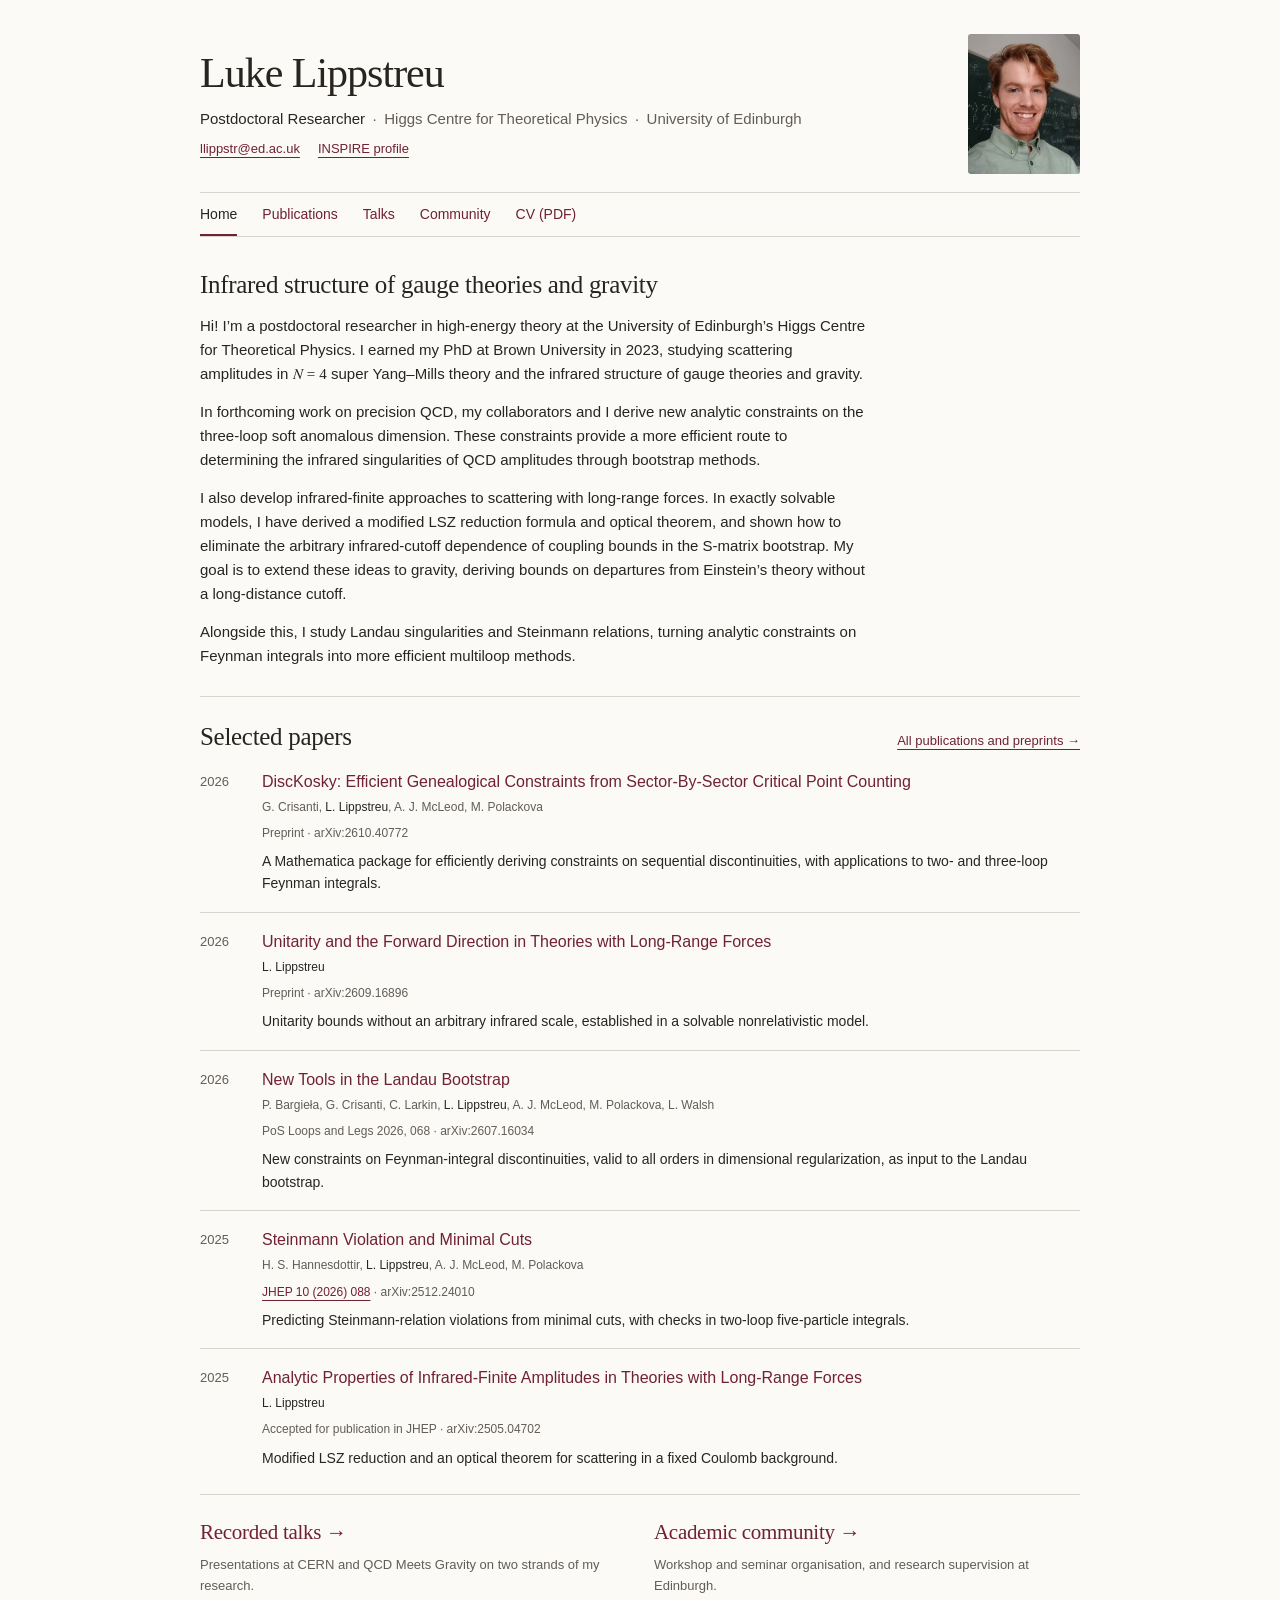
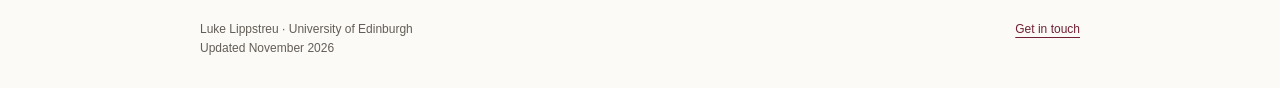
<file: index.html>
<!doctype html>
<html lang="en">
<head>
  <meta charset="utf-8">
  <meta name="viewport" content="width=device-width, initial-scale=1">
  <meta name="color-scheme" content="light dark">
  <meta name="description" content="Luke Lippstreu, theoretical physicist at the Higgs Centre, University of Edinburgh. Research on scattering amplitudes, long-range forces and the analytic structure of Feynman integrals.">
  <meta name="author" content="Luke Lippstreu">
  <link rel="canonical" href="https://lukelippstreu.github.io/">
  <meta property="og:url" content="https://lukelippstreu.github.io/">
  <meta property="og:type" content="website">
  <meta property="og:title" content="Luke Lippstreu | Theoretical Physics">
  <meta property="og:description" content="Luke Lippstreu, theoretical physicist at the Higgs Centre, University of Edinburgh. Research on scattering amplitudes, long-range forces and the analytic structure of Feynman integrals.">
  <title>Luke Lippstreu | Theoretical Physics</title>
  <link rel="stylesheet" href="styles.css?v=profile">
</head>
<body>
<a class="skip-link" href="#main">Skip to content</a>
<div id="luke-site" aria-label="Luke Lippstreu">
  <div class="luke-inner">
    <header class="luke-header">
      <div class="luke-profile">
        <div>
          <a class="luke-brand" href="index.html">Luke Lippstreu</a>
          <p class="luke-byline"><span>Postdoctoral Researcher</span><span>Higgs Centre for Theoretical Physics</span><span>University of Edinburgh</span></p>
          <div class="luke-contact">
            <a href="mailto:llippstr@ed.ac.uk">llippstr@ed.ac.uk</a>
            <a href="https://inspirehep.net/authors/1744394" target="_blank" rel="noopener noreferrer">INSPIRE profile</a>
          </div>
        </div>
        <figure class="luke-portrait">
          <img src="luke-lippstreu.jpeg" alt="Luke Lippstreu smiling in front of a chalkboard" width="960" height="1280">
        </figure>
      </div>
      <nav aria-label="Main navigation">
        <a href="index.html" aria-current="page">Home</a>
        <a href="publications.html">Publications</a>
        <a href="talks.html">Talks</a>
        <a href="community.html">Community</a>
        <a href="luke-lippstreu-cv.pdf">CV (PDF)</a>
      </nav>
    </header>
    <main id="main">
      <section class="luke-introduction" id="luke-research" aria-labelledby="luke-research-title">
        <h1 id="luke-research-title" class="luke-research-heading">Infrared structure of gauge theories and gravity</h1>
        <p class="luke-intro-copy">Hi! I’m a postdoctoral researcher in high-energy theory at the University of Edinburgh’s Higgs Centre for Theoretical Physics. I earned my PhD at Brown University in 2023, studying scattering amplitudes in <math aria-label="N equals four"><mi mathvariant="script">N</mi><mo>=</mo><mn>4</mn></math> super Yang–Mills theory and the infrared structure of gauge theories and gravity.</p>
        <p class="luke-intro-copy">In forthcoming work on precision QCD, my collaborators and I derive new analytic constraints on the three-loop soft anomalous dimension. These constraints provide a more efficient route to determining the infrared singularities of QCD amplitudes through bootstrap methods.</p>
        <p class="luke-intro-copy">I also develop infrared-finite approaches to scattering with long-range forces. In exactly solvable models, I have derived a modified LSZ reduction formula and optical theorem, and shown how to eliminate the arbitrary infrared-cutoff dependence of coupling bounds in the S-matrix bootstrap. My goal is to extend these ideas to gravity, deriving bounds on departures from Einstein’s theory without a long-distance cutoff.</p>
        <p class="luke-intro-copy">Alongside this, I study Landau singularities and Steinmann relations, turning analytic constraints on Feynman integrals into more efficient multiloop methods.</p>
      </section>
      <section class="luke-selected-papers" id="luke-papers" aria-labelledby="luke-selected-title">
        <div class="luke-page-heading">
          <h2 id="luke-selected-title">Selected papers</h2>
          <a href="publications.html">All publications and preprints →</a>
        </div>
        <ul class="luke-papers">
          <li>
            <span class="luke-year">2026</span>
            <div>
              <h3><a href="https://arxiv.org/abs/2610.40772" target="_blank" rel="noopener noreferrer">DiscKosky: Efficient Genealogical Constraints from Sector-By-Sector Critical Point Counting</a></h3>
              <p class="luke-authors">G. Crisanti, <strong>L. Lippstreu</strong>, A. J. McLeod, M. Polackova</p>
              <p class="luke-publication-meta">Preprint · arXiv:2610.40772</p>
              <p class="luke-paper-description">A Mathematica package for efficiently deriving constraints on sequential discontinuities, with applications to two- and three-loop Feynman integrals.</p>
            </div>
          </li>
          <li>
            <span class="luke-year">2026</span>
            <div>
              <h3><a href="https://arxiv.org/abs/2609.16896" target="_blank" rel="noopener noreferrer">Unitarity and the Forward Direction in Theories with Long-Range Forces</a></h3>
              <p class="luke-authors"><strong>L. Lippstreu</strong></p>
              <p class="luke-publication-meta">Preprint · arXiv:2609.16896</p>
              <p class="luke-paper-description">Unitarity bounds without an arbitrary infrared scale, established in a solvable nonrelativistic model.</p>
            </div>
          </li>
          <li>
            <span class="luke-year">2026</span>
            <div>
              <h3><a href="https://arxiv.org/abs/2607.16034" target="_blank" rel="noopener noreferrer">New Tools in the Landau Bootstrap</a></h3>
              <p class="luke-authors">P. Bargieła, G. Crisanti, C. Larkin, <strong>L. Lippstreu</strong>, A. J. McLeod, M. Polackova, L. Walsh</p>
              <p class="luke-publication-meta">PoS Loops and Legs 2026, 068 · arXiv:2607.16034</p>
              <p class="luke-paper-description">New constraints on Feynman-integral discontinuities, valid to all orders in dimensional regularization, as input to the Landau bootstrap.</p>
            </div>
          </li>
          <li>
            <span class="luke-year">2025</span>
            <div>
              <h3><a href="https://arxiv.org/abs/2512.24010" target="_blank" rel="noopener noreferrer">Steinmann Violation and Minimal Cuts</a></h3>
              <p class="luke-authors">H. S. Hannesdottir, <strong>L. Lippstreu</strong>, A. J. McLeod, M. Polackova</p>
              <p class="luke-publication-meta"><a href="https://doi.org/10.1007/JHEP10(2026)088" target="_blank" rel="noopener noreferrer">JHEP 10 (2026) 088</a> · arXiv:2512.24010</p>
              <p class="luke-paper-description">Predicting Steinmann-relation violations from minimal cuts, with checks in two-loop five-particle integrals.</p>
            </div>
          </li>
          <li>
            <span class="luke-year">2025</span>
            <div>
              <h3><a href="https://arxiv.org/abs/2505.04702" target="_blank" rel="noopener noreferrer">Analytic Properties of Infrared-Finite Amplitudes in Theories with Long-Range Forces</a></h3>
              <p class="luke-authors"><strong>L. Lippstreu</strong></p>
              <p class="luke-publication-meta">Accepted for publication in JHEP · arXiv:2505.04702</p>
              <p class="luke-paper-description">Modified LSZ reduction and an optical theorem for scattering in a fixed Coulomb background.</p>
            </div>
          </li>
        </ul>
      </section>
      <div class="luke-home-links" aria-label="Explore my work">
        <section id="luke-talks">
          <h2><a href="talks.html">Recorded talks →</a></h2>
          <p>Presentations at CERN and QCD Meets Gravity on two strands of my research.</p>
        </section>
        <section id="luke-community">
          <h2><a href="community.html">Academic community →</a></h2>
          <p>Workshop and seminar organisation, and research supervision at Edinburgh.</p>
        </section>
      </div>
    </main>
    <footer class="luke-footer-end">
      <span>Luke Lippstreu · University of Edinburgh<br>Updated November 2026</span>
      <a href="mailto:llippstr@ed.ac.uk">Get in touch</a>
    </footer>
  </div>
</div>
</body>
</html>
</file>
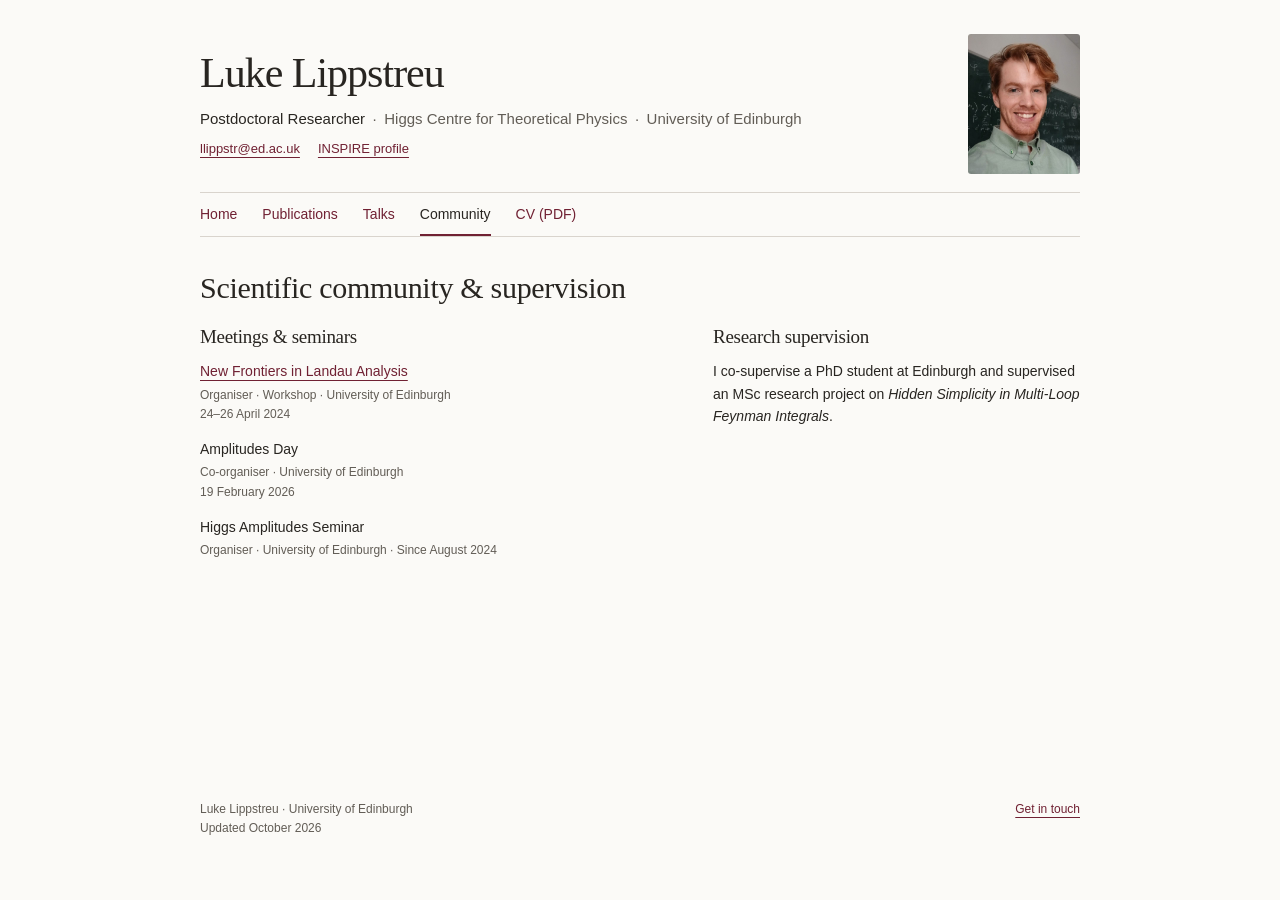
<file: community.html>
<!doctype html>
<html lang="en">
<head>
  <meta charset="utf-8">
  <meta name="viewport" content="width=device-width, initial-scale=1">
  <meta name="color-scheme" content="light dark">
  <meta name="description" content="Luke Lippstreu’s scientific meeting and seminar organisation, including New Frontiers in Landau Analysis and Amplitudes Day, and research supervision.">
  <meta name="author" content="Luke Lippstreu">
  <link rel="canonical" href="https://lukelippstreu.github.io/community.html">
  <meta property="og:url" content="https://lukelippstreu.github.io/community.html">
  <meta property="og:type" content="website">
  <meta property="og:title" content="Academic community and supervision | Luke Lippstreu">
  <meta property="og:description" content="Luke Lippstreu’s scientific meeting and seminar organisation, including New Frontiers in Landau Analysis and Amplitudes Day, and research supervision.">
  <title>Academic community and supervision | Luke Lippstreu</title>
  <link rel="stylesheet" href="styles.css?v=profile">
</head>
<body>
<a class="skip-link" href="#main">Skip to content</a>
<div id="luke-site" aria-label="Luke Lippstreu">
  <div class="luke-inner">
    <header class="luke-header">
      <div class="luke-profile">
        <div>
          <a class="luke-brand" href="index.html">Luke Lippstreu</a>
          <p class="luke-byline"><span>Postdoctoral Researcher</span><span>Higgs Centre for Theoretical Physics</span><span>University of Edinburgh</span></p>
          <div class="luke-contact">
            <a href="mailto:llippstr@ed.ac.uk">llippstr@ed.ac.uk</a>
            <a href="https://inspirehep.net/authors/1744394" target="_blank" rel="noopener noreferrer">INSPIRE profile</a>
          </div>
        </div>
        <figure class="luke-portrait">
          <img src="luke-lippstreu.jpeg" alt="Luke Lippstreu smiling in front of a chalkboard" width="960" height="1280">
        </figure>
      </div>
      <nav aria-label="Main navigation">
        <a href="index.html">Home</a>
        <a href="publications.html">Publications</a>
        <a href="talks.html">Talks</a>
        <a href="community.html" aria-current="page">Community</a>
        <a href="luke-lippstreu-cv.pdf">CV (PDF)</a>
      </nav>
    </header>
    <main id="main" class="luke-page">
      <section id="luke-community" aria-labelledby="luke-community-title">
        <div class="luke-page-heading">
          <h1 id="luke-community-title">Scientific community &amp; supervision</h1>
        </div>
        <div class="luke-community-grid">
          <div>
            <h2>Meetings &amp; seminars</h2>
            <ul class="luke-service">
              <li><a href="https://indico.ph.ed.ac.uk/event/276/overview" target="_blank" rel="noopener noreferrer">New Frontiers in Landau Analysis</a><span class="luke-service-meta">Organiser · Workshop · University of Edinburgh<br>24–26 April 2024</span></li>
              <li>Amplitudes Day<span class="luke-service-meta">Co-organiser · University of Edinburgh<br>19 February 2026</span></li>
              <li>Higgs Amplitudes Seminar<span class="luke-service-meta">Organiser · University of Edinburgh · Since August 2024</span></li>
            </ul>
          </div>
          <div>
            <h2>Research supervision</h2>
            <p class="luke-supervision">I co-supervise a PhD student at Edinburgh and supervised an MSc research project on <em>Hidden Simplicity in Multi-Loop Feynman Integrals</em>.</p>
          </div>
        </div>
      </section>
    </main>
    <footer class="luke-footer-end">
      <span>Luke Lippstreu · University of Edinburgh<br>Updated October 2026</span>
      <a href="mailto:llippstr@ed.ac.uk">Get in touch</a>
    </footer>
  </div>
</div>
</body>
</html>
</file>
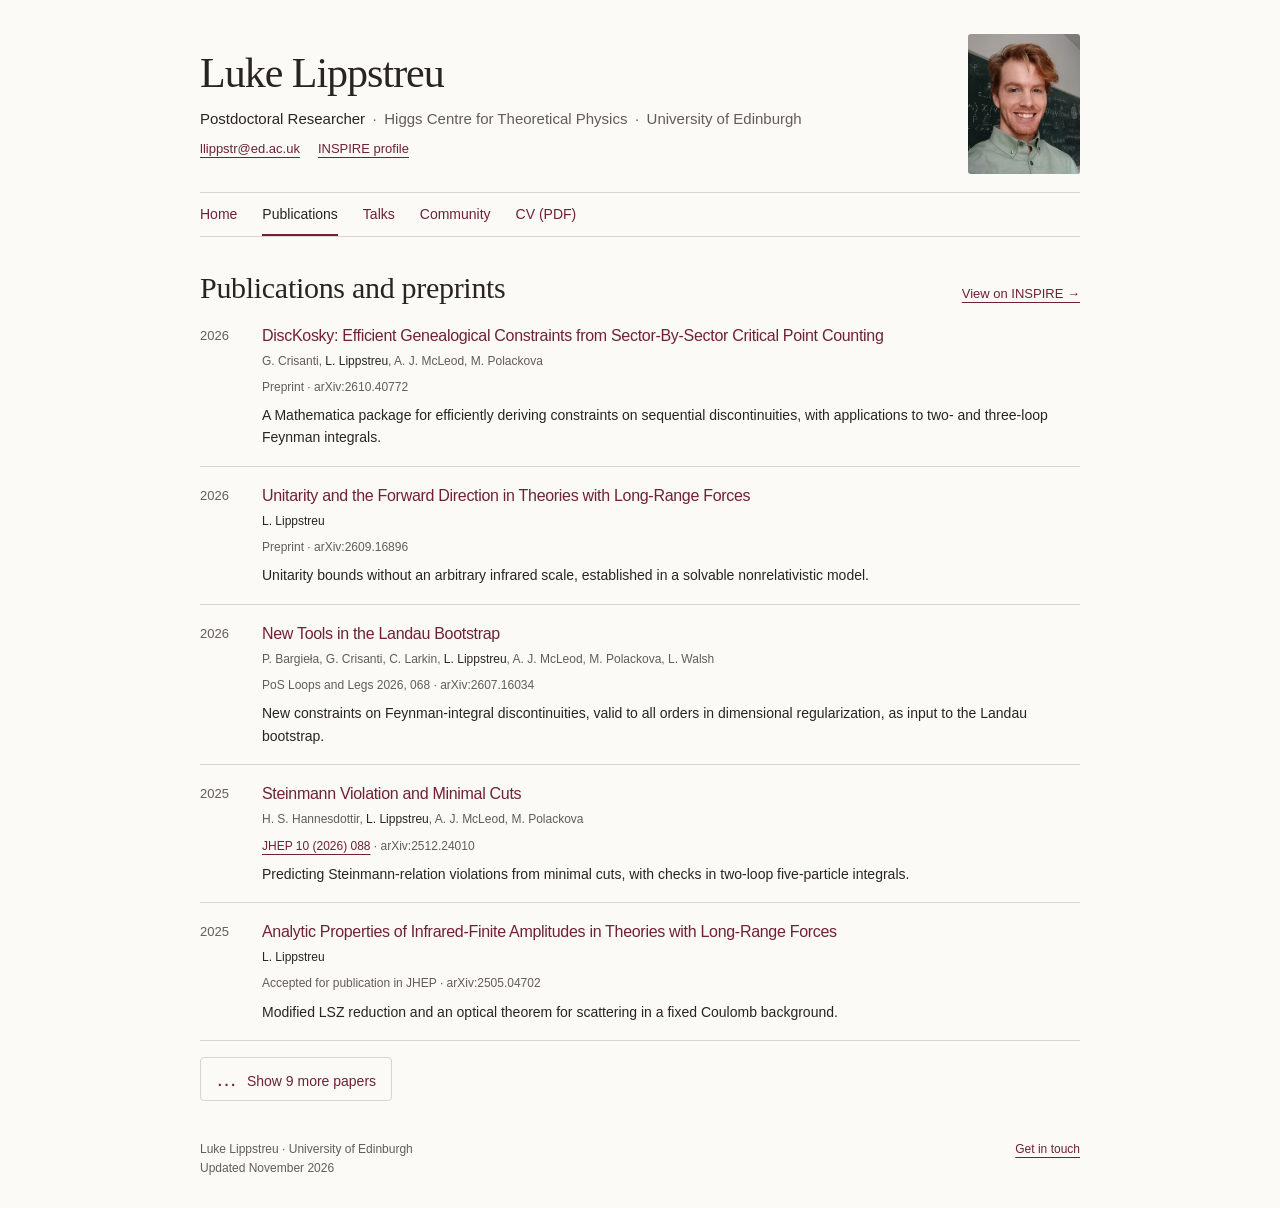
<file: publications.html>
<!doctype html>
<html lang="en">
<head>
  <meta charset="utf-8">
  <meta name="viewport" content="width=device-width, initial-scale=1">
  <meta name="color-scheme" content="light dark">
  <meta name="description" content="Papers and preprints by Luke Lippstreu on scattering amplitudes, long-range forces, Feynman integrals and celestial holography.">
  <meta name="author" content="Luke Lippstreu">
  <link rel="canonical" href="https://lukelippstreu.github.io/publications.html">
  <meta property="og:url" content="https://lukelippstreu.github.io/publications.html">
  <meta property="og:type" content="website">
  <meta property="og:title" content="Publications and preprints | Luke Lippstreu">
  <meta property="og:description" content="Papers and preprints by Luke Lippstreu on scattering amplitudes, long-range forces, Feynman integrals and celestial holography.">
  <title>Publications and preprints | Luke Lippstreu</title>
  <link rel="stylesheet" href="styles.css?v=profile">
</head>
<body>
<a class="skip-link" href="#main">Skip to content</a>
<div id="luke-site" aria-label="Luke Lippstreu">
  <div class="luke-inner">
    <header class="luke-header">
      <div class="luke-profile">
        <div>
          <a class="luke-brand" href="index.html">Luke Lippstreu</a>
          <p class="luke-byline"><span>Postdoctoral Researcher</span><span>Higgs Centre for Theoretical Physics</span><span>University of Edinburgh</span></p>
          <div class="luke-contact">
            <a href="mailto:llippstr@ed.ac.uk">llippstr@ed.ac.uk</a>
            <a href="https://inspirehep.net/authors/1744394" target="_blank" rel="noopener noreferrer">INSPIRE profile</a>
          </div>
        </div>
        <figure class="luke-portrait">
          <img src="luke-lippstreu.jpeg" alt="Luke Lippstreu smiling in front of a chalkboard" width="960" height="1280">
        </figure>
      </div>
      <nav aria-label="Main navigation">
        <a href="index.html">Home</a>
        <a href="publications.html" aria-current="page">Publications</a>
        <a href="talks.html">Talks</a>
        <a href="community.html">Community</a>
        <a href="luke-lippstreu-cv.pdf">CV (PDF)</a>
      </nav>
    </header>
    <main id="main" class="luke-page">
      <section aria-labelledby="luke-papers-title">
        <div class="luke-page-heading">
          <h1 id="luke-papers-title">Publications and preprints</h1>
          <a href="https://inspirehep.net/authors/1744394" target="_blank" rel="noopener noreferrer">View on INSPIRE →</a>
        </div>
        <ol class="luke-papers">
          <li>
            <span class="luke-year">2026</span>
            <div>
              <h2><a href="https://arxiv.org/abs/2610.40772" target="_blank" rel="noopener noreferrer">DiscKosky: Efficient Genealogical Constraints from Sector-By-Sector Critical Point Counting</a></h2>
              <p class="luke-authors">G. Crisanti, <strong>L. Lippstreu</strong>, A. J. McLeod, M. Polackova</p>
              <p class="luke-publication-meta">Preprint · arXiv:2610.40772</p>
              <p class="luke-paper-description">A Mathematica package for efficiently deriving constraints on sequential discontinuities, with applications to two- and three-loop Feynman integrals.</p>
            </div>
          </li>
          <li>
            <span class="luke-year">2026</span>
            <div>
              <h2><a href="https://arxiv.org/abs/2609.16896" target="_blank" rel="noopener noreferrer">Unitarity and the Forward Direction in Theories with Long-Range Forces</a></h2>
              <p class="luke-authors"><strong>L. Lippstreu</strong></p>
              <p class="luke-publication-meta">Preprint · arXiv:2609.16896</p>
              <p class="luke-paper-description">Unitarity bounds without an arbitrary infrared scale, established in a solvable nonrelativistic model.</p>
            </div>
          </li>
          <li>
            <span class="luke-year">2026</span>
            <div>
              <h2><a href="https://arxiv.org/abs/2607.16034" target="_blank" rel="noopener noreferrer">New Tools in the Landau Bootstrap</a></h2>
              <p class="luke-authors">P. Bargieła, G. Crisanti, C. Larkin, <strong>L. Lippstreu</strong>, A. J. McLeod, M. Polackova, L. Walsh</p>
              <p class="luke-publication-meta">PoS Loops and Legs 2026, 068 · arXiv:2607.16034</p>
              <p class="luke-paper-description">New constraints on Feynman-integral discontinuities, valid to all orders in dimensional regularization, as input to the Landau bootstrap.</p>
            </div>
          </li>
          <li>
            <span class="luke-year">2025</span>
            <div>
              <h2><a href="https://arxiv.org/abs/2512.24010" target="_blank" rel="noopener noreferrer">Steinmann Violation and Minimal Cuts</a></h2>
              <p class="luke-authors">H. S. Hannesdottir, <strong>L. Lippstreu</strong>, A. J. McLeod, M. Polackova</p>
              <p class="luke-publication-meta"><a href="https://doi.org/10.1007/JHEP10(2026)088" target="_blank" rel="noopener noreferrer">JHEP 10 (2026) 088</a> · arXiv:2512.24010</p>
              <p class="luke-paper-description">Predicting Steinmann-relation violations from minimal cuts, with checks in two-loop five-particle integrals.</p>
            </div>
          </li>
          <li>
            <span class="luke-year">2025</span>
            <div>
              <h2><a href="https://arxiv.org/abs/2505.04702" target="_blank" rel="noopener noreferrer">Analytic Properties of Infrared-Finite Amplitudes in Theories with Long-Range Forces</a></h2>
              <p class="luke-authors"><strong>L. Lippstreu</strong></p>
              <p class="luke-publication-meta">Accepted for publication in JHEP · arXiv:2505.04702</p>
              <p class="luke-paper-description">Modified LSZ reduction and an optical theorem for scattering in a fixed Coulomb background.</p>
            </div>
          </li>
        </ol>
        <details class="luke-more-papers">
          <summary>
            <span class="luke-when-closed"><span class="luke-ellipsis" aria-hidden="true">…</span> Show 9 more papers</span>
            <span class="luke-when-open">Show fewer papers ↑</span>
          </summary>
          <ol class="luke-papers" start="6">
          <li>
            <span class="luke-year">2024</span>
            <div>
              <h2><a href="https://arxiv.org/abs/2406.05943" target="_blank" rel="noopener noreferrer">Minimal Cuts and Genealogical Constraints on Feynman Integrals</a></h2>
              <p class="luke-authors">H. S. Hannesdottir, <strong>L. Lippstreu</strong>, A. J. McLeod, M. Polackova</p>
              <p class="luke-publication-meta">Preprint · arXiv:2406.05943</p>
              <p class="luke-paper-description">Constraints on sequential discontinuities that go beyond the extended Steinmann relations.</p>
            </div>
          </li>
          <li>
            <span class="luke-year">2023</span>
            <div>
              <h2><a href="https://arxiv.org/abs/2312.08455" target="_blank" rel="noopener noreferrer">A Perturbation Theory for the Coulomb-Phase Infrared Divergence</a></h2>
              <p class="luke-authors"><strong>L. Lippstreu</strong></p>
              <p class="luke-publication-meta">Under review at JHEP · arXiv:2312.08455</p>
            </div>
          </li>
          <li>
            <span class="luke-year">2023</span>
            <div>
              <h2><a href="https://arxiv.org/abs/2305.17069" target="_blank" rel="noopener noreferrer">Landau Singularities of the 7-Point Ziggurat II</a></h2>
              <p class="luke-authors"><strong>L. Lippstreu</strong>, M. Spradlin, A. Y. Srikant, A. Volovich</p>
              <p class="luke-publication-meta">JHEP 01 (2024) 069 · arXiv:2305.17069</p>
            </div>
          </li>
          <li>
            <span class="luke-year">2022</span>
            <div>
              <h2><a href="https://arxiv.org/abs/2211.16425" target="_blank" rel="noopener noreferrer">Landau Singularities of the 7-Point Ziggurat I</a></h2>
              <p class="luke-authors"><strong>L. Lippstreu</strong>, M. Spradlin, A. Volovich</p>
              <p class="luke-publication-meta">JHEP 07 (2024) 024 · arXiv:2211.16425</p>
            </div>
          </li>
          <li>
            <span class="luke-year">2022</span>
            <div>
              <h2><a href="https://arxiv.org/abs/2208.14416" target="_blank" rel="noopener noreferrer">Loop-Level Gluon OPEs in Celestial Holography</a></h2>
              <p class="luke-authors">R. Bhardwaj, <strong>L. Lippstreu</strong>, L. Ren, M. Spradlin, A. Y. Srikant, A. Volovich</p>
              <p class="luke-publication-meta">JHEP 11 (2022) 171 · arXiv:2208.14416</p>
            </div>
          </li>
          <li>
            <span class="luke-year">2022</span>
            <div>
              <h2><a href="https://arxiv.org/abs/2208.02727" target="_blank" rel="noopener noreferrer">Angular Momentum of the Asymptotic Electromagnetic Field in the Classical Scattering of Charged Particles</a></h2>
              <p class="luke-authors">R. Bhardwaj, <strong>L. Lippstreu</strong></p>
              <p class="luke-publication-meta">Preprint · arXiv:2208.02727</p>
            </div>
          </li>
          <li>
            <span class="luke-year">2022</span>
            <div>
              <h2><a href="https://arxiv.org/abs/2203.04255" target="_blank" rel="noopener noreferrer">Four-Point Correlators of Light-Ray Operators in CCFT</a></h2>
              <p class="luke-authors">Y. Hu, <strong>L. Lippstreu</strong>, M. Spradlin, A. Y. Srikant, A. Volovich</p>
              <p class="luke-publication-meta">JHEP 07 (2022) 104 · arXiv:2203.04255</p>
            </div>
          </li>
          <li>
            <span class="luke-year">2021</span>
            <div>
              <h2><a href="https://arxiv.org/abs/2106.00084" target="_blank" rel="noopener noreferrer">Zwanziger’s Pairwise Little Group on the Celestial Sphere</a></h2>
              <p class="luke-authors"><strong>L. Lippstreu</strong></p>
              <p class="luke-publication-meta">JHEP 11 (2021) 051 · arXiv:2106.00084</p>
            </div>
          </li>
          <li>
            <span class="luke-year">2019</span>
            <div>
              <h2><a href="https://arxiv.org/abs/1906.11034" target="_blank" rel="noopener noreferrer">Weak Separation, Positivity and Extremal Yangian Invariants</a></h2>
              <p class="luke-authors"><strong>L. Lippstreu</strong>, J. Mago, M. Spradlin, A. Volovich</p>
              <p class="luke-publication-meta">JHEP 09 (2019) 093 · arXiv:1906.11034</p>
            </div>
          </li>
          </ol>
        </details>
      </section>
    </main>
    <footer class="luke-footer-end">
      <span>Luke Lippstreu · University of Edinburgh<br>Updated November 2026</span>
      <a href="mailto:llippstr@ed.ac.uk">Get in touch</a>
    </footer>
  </div>
</div>
</body>
</html>
</file>
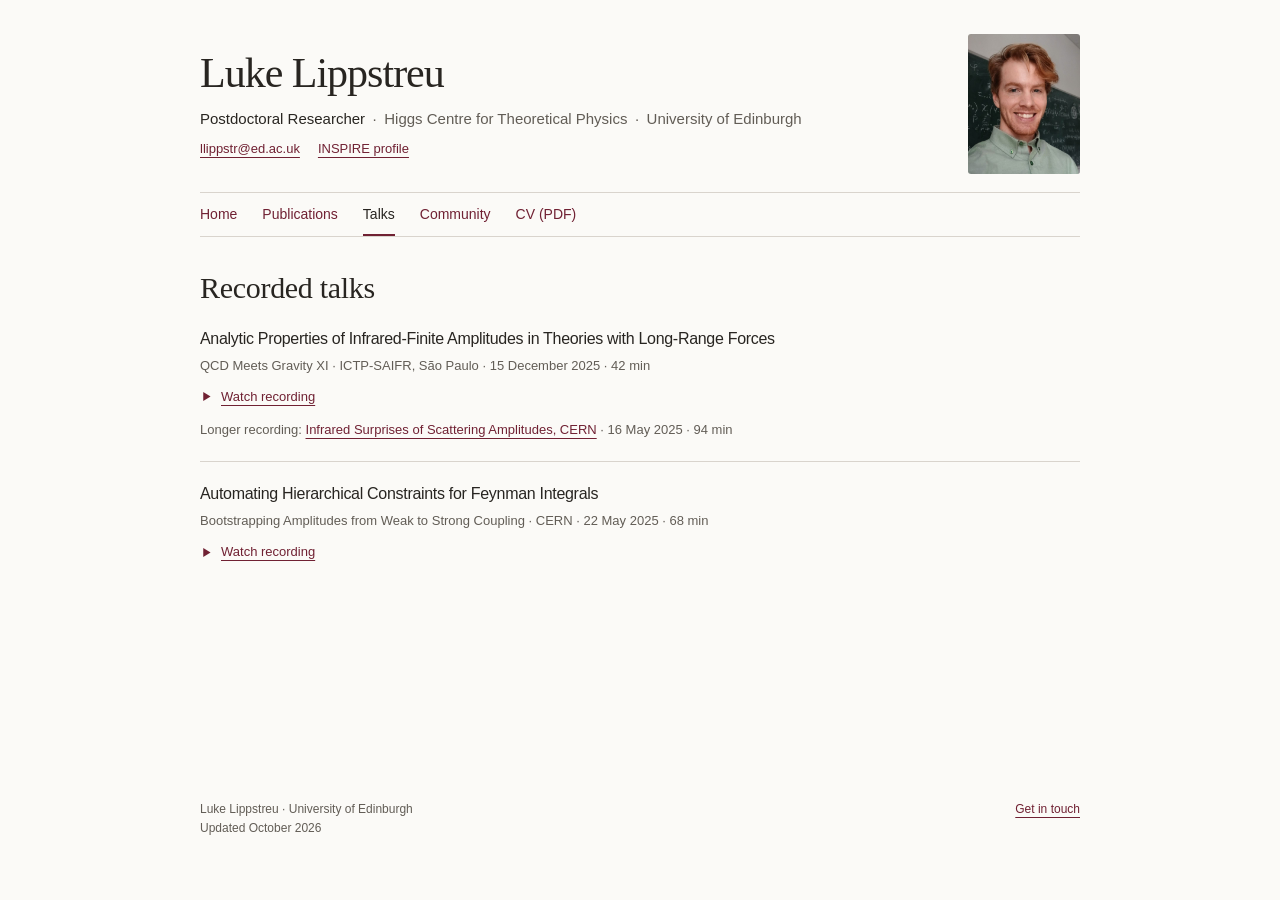
<file: talks.html>
<!doctype html>
<html lang="en">
<head>
  <meta charset="utf-8">
  <meta name="viewport" content="width=device-width, initial-scale=1">
  <meta name="color-scheme" content="light dark">
  <meta name="description" content="Recorded research talks by Luke Lippstreu at CERN and QCD Meets Gravity on infrared-finite amplitudes and Feynman integrals.">
  <meta name="author" content="Luke Lippstreu">
  <link rel="canonical" href="https://lukelippstreu.github.io/talks.html">
  <meta property="og:url" content="https://lukelippstreu.github.io/talks.html">
  <meta property="og:type" content="website">
  <meta property="og:title" content="Recorded talks | Luke Lippstreu">
  <meta property="og:description" content="Recorded research talks by Luke Lippstreu at CERN and QCD Meets Gravity on infrared-finite amplitudes and Feynman integrals.">
  <title>Recorded talks | Luke Lippstreu</title>
  <link rel="stylesheet" href="styles.css?v=profile">
</head>
<body>
<a class="skip-link" href="#main">Skip to content</a>
<div id="luke-site" aria-label="Luke Lippstreu">
  <div class="luke-inner">
    <header class="luke-header">
      <div class="luke-profile">
        <div>
          <a class="luke-brand" href="index.html">Luke Lippstreu</a>
          <p class="luke-byline"><span>Postdoctoral Researcher</span><span>Higgs Centre for Theoretical Physics</span><span>University of Edinburgh</span></p>
          <div class="luke-contact">
            <a href="mailto:llippstr@ed.ac.uk">llippstr@ed.ac.uk</a>
            <a href="https://inspirehep.net/authors/1744394" target="_blank" rel="noopener noreferrer">INSPIRE profile</a>
          </div>
        </div>
        <figure class="luke-portrait">
          <img src="luke-lippstreu.jpeg" alt="Luke Lippstreu smiling in front of a chalkboard" width="960" height="1280">
        </figure>
      </div>
      <nav aria-label="Main navigation">
        <a href="index.html">Home</a>
        <a href="publications.html">Publications</a>
        <a href="talks.html" aria-current="page">Talks</a>
        <a href="community.html">Community</a>
        <a href="luke-lippstreu-cv.pdf">CV (PDF)</a>
      </nav>
    </header>
    <main id="main" class="luke-page">
      <section id="luke-talks" aria-labelledby="luke-talks-title">
        <div class="luke-page-heading">
          <h1 id="luke-talks-title">Recorded talks</h1>
        </div>
        <ul class="luke-talks">
          <li>
            <h2>Analytic Properties of Infrared-Finite Amplitudes in Theories with Long-Range Forces</h2>
            <p class="luke-talk-meta">QCD Meets Gravity XI · ICTP-SAIFR, São Paulo · 15 December 2025 · 42 min</p>
            <a class="luke-video-link" href="https://youtu.be/niaXkQa4tcc" target="_blank" rel="noopener noreferrer" aria-label="Watch the QCD Meets Gravity talk on infrared-finite amplitudes"><svg viewBox="0 0 16 16" aria-hidden="true"><path d="M4 2.5v11l9-5.5z"/></svg>Watch recording</a>
            <p class="luke-alternative">Longer recording: <a href="https://videos.cern.ch/record/3023427" target="_blank" rel="noopener noreferrer">Infrared Surprises of Scattering Amplitudes, CERN</a> · 16 May 2025 · 94 min</p>
          </li>
          <li>
            <h2>Automating Hierarchical Constraints for Feynman Integrals</h2>
            <p class="luke-talk-meta">Bootstrapping Amplitudes from Weak to Strong Coupling · CERN · 22 May 2025 · 68 min</p>
            <a class="luke-video-link" href="https://videos.cern.ch/record/3021098" target="_blank" rel="noopener noreferrer" aria-label="Watch the CERN talk on hierarchical constraints for Feynman integrals"><svg viewBox="0 0 16 16" aria-hidden="true"><path d="M4 2.5v11l9-5.5z"/></svg>Watch recording</a>
          </li>
        </ul>
      </section>
    </main>
    <footer class="luke-footer-end">
      <span>Luke Lippstreu · University of Edinburgh<br>Updated October 2026</span>
      <a href="mailto:llippstr@ed.ac.uk">Get in touch</a>
    </footer>
  </div>
</div>
</body>
</html>
</file>
<file: styles.css>
html { color-scheme: light dark; }
body { margin: 0; background: #fbfaf7; background: light-dark(#fbfaf7, #1c1b1a); }
.skip-link { position: absolute; top: -100px; left: 12px; z-index: 10; padding: 10px 14px; background: light-dark(#fbfaf7, #1c1b1a); color: light-dark(#702133, #e5a4b4); }
.skip-link:focus { top: 12px; }
    #luke-site {
      --luke-paper: #fbfaf7;
      --luke-ink: #282521;
      --luke-secondary: #625d56;
      --luke-rule: #d9d4cd;
      --luke-accent: #702133;
      --luke-paper: light-dark(#fbfaf7, #1c1b1a);
      --luke-ink: light-dark(#282521, #efebe5);
      --luke-secondary: light-dark(#625d56, #bcb6ae);
      --luke-rule: light-dark(#d9d4cd, #48433e);
      --luke-accent: light-dark(#702133, #e5a4b4);
      --luke-heading: Georgia, 'Times New Roman', serif;
      color: var(--luke-ink);
      background: var(--luke-paper);
      font-family: -apple-system, BlinkMacSystemFont, 'Segoe UI', Arial, sans-serif;
      font-size: 15px;
      line-height: 1.6;
      padding: 34px 52px 30px;
      width: 100%;
      box-sizing: border-box;
    }
    #luke-site * { box-sizing: border-box; }
    #luke-site .luke-inner { max-width: 880px; margin: 0 auto; }
    #luke-site a {
      color: var(--luke-accent);
      text-decoration: underline;
      text-decoration-thickness: 1px;
      text-underline-offset: 4px;
    }
    #luke-site a:hover { text-decoration-thickness: 2px; }
    #luke-site .luke-header {
      border-bottom: 1px solid var(--luke-rule);
    }
    #luke-site .luke-profile {
      display: grid;
      grid-template-columns: minmax(0, 1fr) auto;
      gap: 24px;
      align-items: center;
      padding-bottom: 18px;
    }
    #luke-site .luke-brand {
      display: inline-block;
      font-family: var(--luke-heading);
      font-size: 42px;
      font-weight: 400;
      line-height: 1.2;
      letter-spacing: -1px;
      color: var(--luke-ink);
      margin: 0;
      text-decoration: none;
    }
    #luke-site .luke-byline { display: flex; flex-wrap: wrap; gap: 2px 0; margin: 8px 0; font-size: 15px; color: var(--luke-secondary); }
    #luke-site .luke-byline span:first-child { font-weight: 500; color: var(--luke-ink); }
    #luke-site .luke-byline span + span::before { content: '·' / ''; padding: 0 .5em; }
    #luke-site .luke-contact { display: flex; flex-wrap: wrap; align-items: center; gap: 4px 18px; font-size: 13px; }
    #luke-site nav { display: flex; gap: 0 25px; flex-wrap: wrap; border-top: 1px solid var(--luke-rule); }
    #luke-site nav a { display: inline-flex; align-items: center; min-height: 43px; font-size: 14px; text-decoration: none; }
    #luke-site nav a:hover { text-decoration: underline; }
    #luke-site nav a[aria-current="page"] { color: var(--luke-ink); box-shadow: inset 0 -2px var(--luke-accent); }
    #luke-site a:focus-visible,
    #luke-site summary:focus-visible { outline: 2px solid var(--luke-accent); outline-offset: 5px; }
    #luke-site .luke-page { padding-top: 32px; min-height: 60vh; }
    #luke-site .luke-page-heading { display: flex; align-items: baseline; justify-content: space-between; flex-wrap: wrap; gap: 12px 24px; }
    #luke-site .luke-page-heading > a { font-size: 13px; }
    #luke-site .luke-page h1 { font: 400 30px/1.25 var(--luke-heading); letter-spacing: -.3px; margin: 0; }
    #luke-site .luke-page-intro { color: var(--luke-secondary); font-size: 14px; margin: 12px 0 8px; }
    #luke-site .luke-introduction {
      padding: 32px 0 28px;
    }
    #luke-site h2,
    #luke-site .luke-research-heading {
      font-family: var(--luke-heading);
      color: var(--luke-ink);
      font-size: 25px;
      line-height: 1.25;
      font-weight: 400;
      letter-spacing: -.3px;
      margin: 0;
    }
    #luke-site .luke-intro-copy { margin: 14px 0 0; max-width: 80ch; }
    #luke-site .luke-portrait { position: relative; width: 112px; aspect-ratio: 4 / 5; overflow: hidden; border-radius: 3px; margin: 0; }
    #luke-site .luke-portrait img { position: absolute; display: block; width: 126.3158%; max-width: none; height: auto; left: -5.2632%; top: -15.7895%; }
    #luke-site .luke-selected-papers { border-top: 1px solid var(--luke-rule); padding: 24px 0 8px; }
    #luke-site .luke-home-links { display: grid; grid-template-columns: repeat(2, minmax(0, 1fr)); gap: 28px; border-top: 1px solid var(--luke-rule); padding-top: 24px; }
    #luke-site .luke-home-links h2 { font-size: 21px; }
    #luke-site .luke-home-links h2 a { text-decoration: none; }
    #luke-site .luke-home-links h2 a:hover { text-decoration: underline; }
    #luke-site .luke-home-links p { font-size: 13px; color: var(--luke-secondary); margin: 10px 0 0; }
    #luke-site .luke-papers { list-style: none; padding: 0; margin: 0; }
    #luke-site .luke-papers li {
      display: grid;
      grid-template-columns: 46px minmax(0, 1fr);
      gap: 16px;
      padding: 17px 0;
    }
    #luke-site .luke-papers li + li { border-top: 1px solid var(--luke-rule); }
    #luke-site .luke-year { color: var(--luke-secondary); font-size: 13px; padding-top: 2px; }
    #luke-site .luke-papers h2,
    #luke-site .luke-papers h3,
    #luke-site .luke-talks h2 {
      font-family: inherit;
      font-size: 16px;
      line-height: 1.45;
      font-weight: 500;
      margin: 0 0 5px;
    }
    #luke-site .luke-papers h2 a,
    #luke-site .luke-papers h3 a { text-decoration: none; }
    #luke-site .luke-papers h2 a:hover,
    #luke-site .luke-papers h3 a:hover { text-decoration: underline; }
    #luke-site .luke-authors { color: var(--luke-secondary); font-size: 12px; margin: 0 0 7px; }
    #luke-site .luke-authors strong { color: var(--luke-ink); font-weight: 500; }
    #luke-site .luke-publication-meta { color: var(--luke-secondary); font-size: 12px; margin: 0; }
    #luke-site .luke-publication-meta + .luke-paper-description { margin-top: 7px; }
    #luke-site .luke-paper-description { font-size: 14px; margin: 0; }
    #luke-site .luke-more-papers { border-top: 1px solid var(--luke-rule); }
    #luke-site .luke-more-papers summary { display: inline-flex; align-items: center; min-height: 44px; margin: 16px 0; padding: 4px 15px; border: 1px solid var(--luke-rule); border-radius: 4px; color: var(--luke-accent); font-size: 14px; cursor: pointer; list-style: none; }
    #luke-site .luke-more-papers summary::-webkit-details-marker { display: none; }
    #luke-site .luke-more-papers summary:hover { border-color: var(--luke-accent); }
    #luke-site .luke-ellipsis { font-size: 21px; padding-right: 6px; }
    #luke-site .luke-when-open { display: none; }
    #luke-site .luke-more-papers[open] .luke-when-closed { display: none; }
    #luke-site .luke-more-papers[open] .luke-when-open { display: inline; }
    #luke-site .luke-talks { list-style: none; margin: 0; padding: 0; }
    #luke-site .luke-talks > li { padding: 20px 0; }
    #luke-site .luke-talks > li + li { border-top: 1px solid var(--luke-rule); }
    #luke-site .luke-talk-meta { color: var(--luke-secondary); font-size: 13px; margin: 6px 0 10px; }
    #luke-site .luke-video-link { display: inline-flex; align-items: center; gap: 8px; font-size: 13px; font-weight: 500; }
    #luke-site .luke-video-link svg { width: 13px; height: 13px; fill: currentColor; }
    #luke-site .luke-alternative { font-size: 13px; margin: 10px 0 0; color: var(--luke-secondary); }
    #luke-site .luke-community-grid { display: grid; grid-template-columns: minmax(0, 1.3fr) minmax(0, 1fr); gap: 36px; padding-top: 18px; }
    #luke-site .luke-community-grid h2 { font-family: var(--luke-heading); font-size: 19px; }
    #luke-site .luke-service { list-style: none; padding: 0; margin: 12px 0 0; font-size: 14px; }
    #luke-site .luke-service li + li { margin-top: 14px; }
    #luke-site .luke-service-meta { display: block; color: var(--luke-secondary); font-size: 12px; margin-top: 3px; }
    #luke-site .luke-supervision { font-size: 14px; margin: 12px 0 0; }
    #luke-site .luke-footer-end {
      display: flex;
      justify-content: space-between;
      gap: 16px;
      flex-wrap: wrap;
      margin-top: 23px;
      color: var(--luke-secondary);
      font-size: 12px;
    }
    @media (max-width: 700px) {
      #luke-site { padding: 25px 28px; }
      #luke-site .luke-profile { gap: 16px; align-items: start; }
      #luke-site .luke-byline { display: grid; gap: 1px; line-height: 1.4; font-size: 14px; }
      #luke-site .luke-byline span + span::before { content: none; }
      #luke-site .luke-portrait { width: clamp(68px, 18vw, 100px); }
      #luke-site .luke-introduction { padding-top: 26px; }
      #luke-site nav { column-gap: clamp(12px, 3.2vw, 22px); }
      #luke-site .luke-community-grid { grid-template-columns: 1fr; gap: 26px; }
      #luke-site .luke-home-links { grid-template-columns: 1fr; gap: 24px; }
    }
    @media (max-width: 420px) {
      #luke-site { padding: 23px 20px; }
      #luke-site .luke-brand { font-size: clamp(28px, 8vw, 34px); }
      #luke-site h2,
      #luke-site .luke-research-heading { font-size: 23px; }
      #luke-site .luke-page h1 { font-size: 27px; }
      #luke-site nav a { font-size: 13px; }
      #luke-site .luke-papers li { grid-template-columns: 1fr; gap: 4px; }
      #luke-site .luke-contact { gap: 0 12px; }
    }
    @media (pointer: coarse) {
      #luke-site nav a,
      #luke-site .luke-contact a,
      #luke-site .luke-page-heading > a {
        display: inline-flex;
        align-items: center;
        min-height: 44px;
      }
      #luke-site .luke-video-link { min-height: 44px; }
    }
</file>
